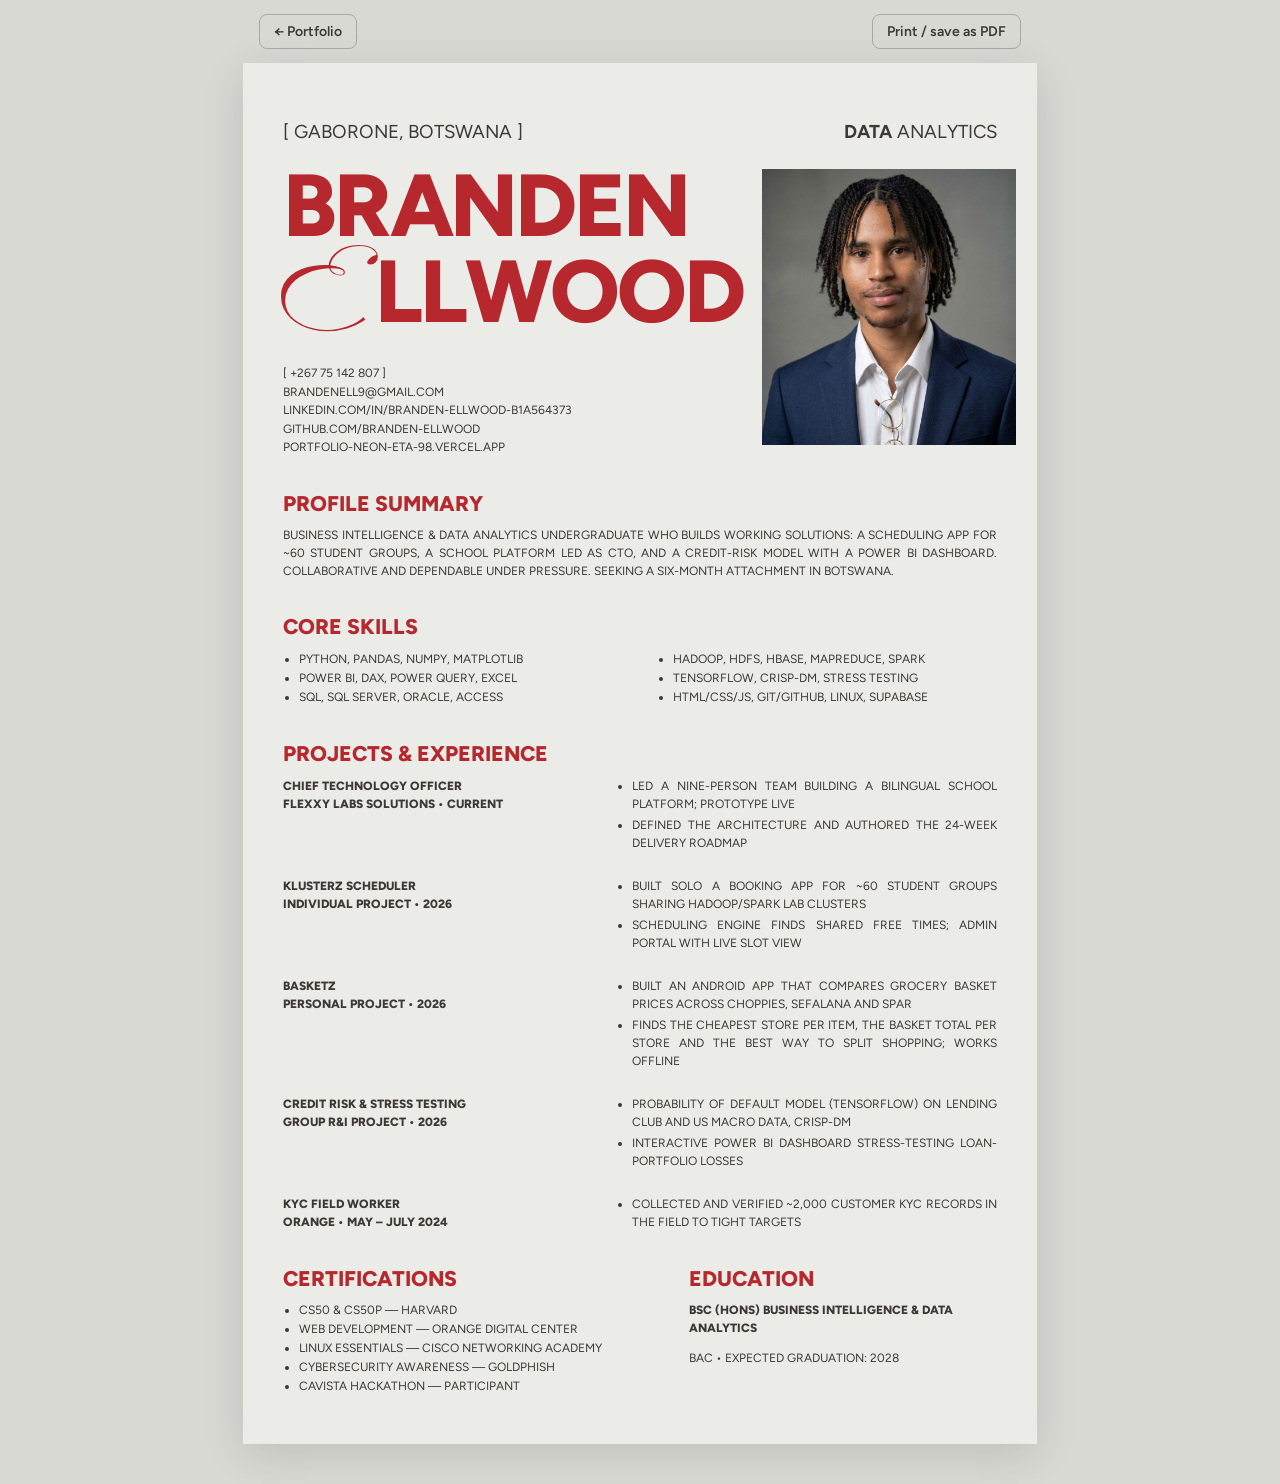
<file: cv.html>
<!DOCTYPE html>
<html lang="en">
<head>
<meta charset="utf-8">
<meta name="viewport" content="width=device-width, initial-scale=1, viewport-fit=cover">
<title>Branden Ellwood | CV</title>
<meta name="description" content="CV of Branden Ellwood: Business Intelligence &amp; Data Analytics student and startup CTO in Gaborone, Botswana.">
<link rel="preconnect" href="https://fonts.googleapis.com"><link rel="preconnect" href="https://fonts.gstatic.com" crossorigin>
<link rel="stylesheet" href="https://fonts.googleapis.com/css2?family=Figtree:wght@400;600;800&display=swap">
<link rel="stylesheet" href="css/cv.css">
</head>
<body>
<!-- HOW TO UPDATE: edit the text below and push. Everything is plain HTML: <li> = a bullet, <h3> = an entry title.
     To add a job or project, copy a whole <div class="entry">...</div> block. Text is shown in capitals by the stylesheet, so type it normally. -->
<div class="cvbar"><a href="index.html">&larr; Portfolio</a><button type="button" onclick="window.print()">Print / save as PDF</button></div>

<main class="sheet">
 <div class="top"><span>[ Gaborone, Botswana ]</span><span><b>Data</b> Analytics</span></div>

 <header class="head">
  <div>
   <h1 class="name" aria-label="Branden Ellwood">
    <span>Branden</span>
    <span class="l2"><svg viewBox="-20 -746 1305 1162" aria-hidden="true"><path transform="scale(1,-1)" d="M605 -416Q507 -416 415.0 -395.5Q323 -375 244.0 -335.5Q165 -296 105.5 -239.0Q46 -182 13.0 -107.5Q-20 -33 -20 57Q-20 150 16.5 220.0Q53 290 114.5 339.5Q176 389 252.5 419.5Q329 450 410.5 464.0Q492 478 568 478Q582 478 595.5 477.5Q609 477 622 476Q625 521 653.5 568.0Q682 615 734.0 655.5Q786 696 860.0 721.0Q934 746 1028 746Q1122 746 1178.5 722.0Q1235 698 1260.0 662.0Q1285 626 1285 589Q1285 547 1257.0 515.0Q1229 483 1185 483Q1142 483 1142 513Q1142 535 1173.0 564.5Q1204 594 1268 613Q1268 626 1255.5 646.0Q1243 666 1216.0 686.0Q1189 706 1144.5 719.5Q1100 733 1037 733Q950 733 879.5 709.0Q809 685 758.0 645.5Q707 606 678.0 561.0Q649 516 644 474Q730 466 785.5 440.5Q841 415 841 379Q841 357 822.5 346.5Q804 336 777 336Q749 336 718.0 347.0Q687 358 662.0 379.5Q637 401 627 433Q557 429 476.5 411.5Q396 394 318.0 360.0Q240 326 176.5 275.0Q113 224 74.5 153.5Q36 83 36 -9Q36 -84 68.0 -145.5Q100 -207 156.0 -254.5Q212 -302 285.0 -334.5Q358 -367 442.0 -384.0Q526 -401 612 -401Q675 -401 744.0 -387.5Q813 -374 878.5 -350.0Q944 -326 999.5 -294.0Q1055 -262 1092 -225L1114 -261Q1001 -340 868.5 -378.0Q736 -416 605 -416ZM776 345Q798 345 812.0 353.5Q826 362 826 381Q826 406 781.5 420.0Q737 434 667 434H646Q654 405 676.0 385.0Q698 365 725.0 355.0Q752 345 776 345Z"/></svg><span style="display:inline">llwood</span></span>
   </h1>
   <div class="contact">
    [ +267 75 142 807 ]<br>
    <a href="mailto:brandenell9@gmail.com">brandenell9@gmail.com</a><br>
    <a href="https://linkedin.com/in/branden-ellwood-b1a564373" target="_blank" rel="noopener">linkedin.com/in/branden-ellwood-b1a564373</a><br>
    <a href="https://github.com/Branden-Ellwood" target="_blank" rel="noopener">github.com/Branden-Ellwood</a><br>
    <a href="https://portfolio-neon-eta-98.vercel.app" target="_blank" rel="noopener">portfolio-neon-eta-98.vercel.app</a>
   </div>
  </div>
  <img class="photo" src="assets/branden.jpg" alt="Portrait of Branden Ellwood">
 </header>

 <section>
  <h2>Profile summary</h2>
  <p>Business Intelligence &amp; Data Analytics undergraduate who builds working solutions: a scheduling app for ~60 student groups, a school platform led as CTO, and a credit-risk model with a Power BI dashboard. Collaborative and dependable under pressure. Seeking a six-month attachment in Botswana.</p>
 </section>

 <section>
  <h2>Core skills</h2>
  <div class="cols">
   <ul><li>Python, Pandas, NumPy, Matplotlib</li><li>Power BI, DAX, Power Query, Excel</li><li>SQL, SQL Server, Oracle, Access</li></ul>
   <ul><li>Hadoop, HDFS, HBase, MapReduce, Spark</li><li>TensorFlow, CRISP-DM, stress testing</li><li>HTML/CSS/JS, Git/GitHub, Linux, Supabase</li></ul>
  </div>
 </section>

 <section>
  <h2>Projects &amp; experience</h2>

  <div class="entry">
   <h3>Chief Technology Officer<small>Flexxy Labs Solutions &bull; Current</small></h3>
   <ul><li>Led a nine-person team building a bilingual school platform; prototype live</li><li>Defined the architecture and authored the 24-week delivery roadmap</li></ul>
  </div>

  <div class="entry">
   <h3>KlusterZ Scheduler<small>Individual project &bull; 2026</small></h3>
   <ul><li>Built solo a booking app for ~60 student groups sharing Hadoop/Spark lab clusters</li><li>Scheduling engine finds shared free times; admin portal with live slot view</li></ul>
  </div>

  <div class="entry">
   <h3>BasketZ<small>Personal project &bull; 2026</small></h3>
   <ul><li>Built an Android app that compares grocery basket prices across Choppies, Sefalana and Spar</li><li>Finds the cheapest store per item, the basket total per store and the best way to split shopping; works offline</li></ul>
  </div>

  <div class="entry">
   <h3>Credit Risk &amp; Stress Testing<small>Group R&amp;I project &bull; 2026</small></h3>
   <ul><li>Probability of Default model (TensorFlow) on Lending Club and US macro data, CRISP-DM</li><li>Interactive Power BI dashboard stress-testing loan-portfolio losses</li></ul>
  </div>

  <div class="entry">
   <h3>KYC Field Worker<small>Orange &bull; May &ndash; July 2024</small></h3>
   <ul><li>Collected and verified ~2,000 customer KYC records in the field to tight targets</li></ul>
  </div>
 </section>

 <div class="bottom">
  <section>
   <h2>Certifications</h2>
   <ul><li>CS50 &amp; CS50P &mdash; Harvard</li><li>Web Development &mdash; Orange Digital Center</li><li>Linux Essentials &mdash; Cisco Networking Academy</li><li>Cybersecurity Awareness &mdash; Goldphish</li><li>Cavista Hackathon &mdash; Participant</li></ul>
  </section>
  <section class="edu">
   <h2>Education</h2>
   <strong>BSc (Hons) Business Intelligence &amp; Data Analytics</strong>
   BAC &bull; Expected graduation: 2028
  </section>
 </div>
</main>
</body>
</html>
</file>
<file: css/cv.css>
/* CV page: mirrors the red / grey CV design. Self-contained, so it does not use the site's 3D theme. */
:root{--cv-bg:#ebebe7;--cv-ink:#3d3838;--cv-red:#b6282d;--cv-page:#f3f3ef}
*{box-sizing:border-box}
html{background:#d9d9d4}
body{margin:0;font-family:"Figtree",system-ui,-apple-system,"Segoe UI",Roboto,sans-serif;color:var(--cv-ink);-webkit-font-smoothing:antialiased}
a{color:inherit;text-decoration:none}

/* slim bar above the sheet (hidden when printing) */
.cvbar{max-width:794px;margin:0 auto;padding:14px 16px;display:flex;justify-content:space-between;align-items:center;font-size:14px;font-weight:600}
.cvbar a,.cvbar button{color:var(--cv-ink);background:none;border:1px solid rgba(61,56,56,.3);border-radius:8px;padding:8px 14px;font:inherit;cursor:pointer}
.cvbar a:hover,.cvbar button:hover{border-color:var(--cv-red);color:var(--cv-red)}

/* the sheet (A4 proportions on desktop) */
.sheet{max-width:794px;margin:0 auto 40px;background:var(--cv-bg);padding:56px 40px 48px;text-transform:uppercase;box-shadow:0 10px 40px rgba(0,0,0,.12);font-size:12px;line-height:1.5}
.top{display:flex;justify-content:space-between;font-size:18.7px;line-height:1.4;margin-bottom:22px}
.top b{font-weight:700}
.top span+span{margin-left:.35em}

.head{display:grid;grid-template-columns:1fr 254px;gap:20px;align-items:start}
.name{margin:0;color:var(--cv-red);font-weight:800;font-size:88px;line-height:.87;letter-spacing:-.036em}
.name span{display:block}
.name .l2{display:flex;align-items:flex-end}
.name svg{height:.98em;width:auto;margin-right:-.05em;flex:none;overflow:visible;position:relative;left:-.02em;bottom:-.02em}
.name svg path{fill:var(--cv-red)}
.contact{margin-top:34px;font-size:12px;line-height:1.55;text-transform:uppercase}
.contact a:hover{color:var(--cv-red)}
.photo{width:254px;height:276px;object-fit:cover;object-position:50% 18%;display:block;margin-top:2px}

h2{margin:34px 0 10px;color:var(--cv-red);font-size:21.3px;line-height:1.2;font-weight:800;letter-spacing:0}
h2::after{display:none}
p{margin:0;text-align:justify}
ul{margin:0;padding-left:16px}
li{margin:0 0 1px}
.cols{display:grid;grid-template-columns:1fr 1fr;gap:0 33px}
.cols ul{padding-left:16px}

.entry{display:grid;grid-template-columns:333px 1fr;gap:0 0;margin-bottom:22px}
.entry h3{margin:0;font-size:12px;line-height:1.5;font-weight:800}
.entry h3 small{display:block;font-size:12px;font-weight:800}
.entry ul{text-align:justify}
.entry li{margin-bottom:3px}

.bottom{display:grid;grid-template-columns:1.25fr 1fr;gap:0 20px;margin-top:6px}
.bottom h2{margin-top:10px}
.edu strong{display:block;font-weight:800;margin-bottom:12px}

/* phones: single column, no fixed widths */
@media(max-width:720px){
 .sheet{padding:30px 20px 34px;box-shadow:none}
 .top{font-size:15px}
 .head{grid-template-columns:1fr}
 .photo{width:100%;height:auto;aspect-ratio:254/276;max-width:320px;order:-1}
 .name{font-size:clamp(46px,16vw,88px)}
 .cols,.entry,.bottom{grid-template-columns:1fr}
 .entry h3{margin-bottom:6px}
 .cvbar{padding:10px 14px}
}

@media print{
 @page{size:A4;margin:0}
 html,body{background:var(--cv-bg)}
 .cvbar{display:none}
 .sheet{box-shadow:none;margin:0;max-width:none;width:794px;min-height:1123px;-webkit-print-color-adjust:exact;print-color-adjust:exact}
}
</file>
